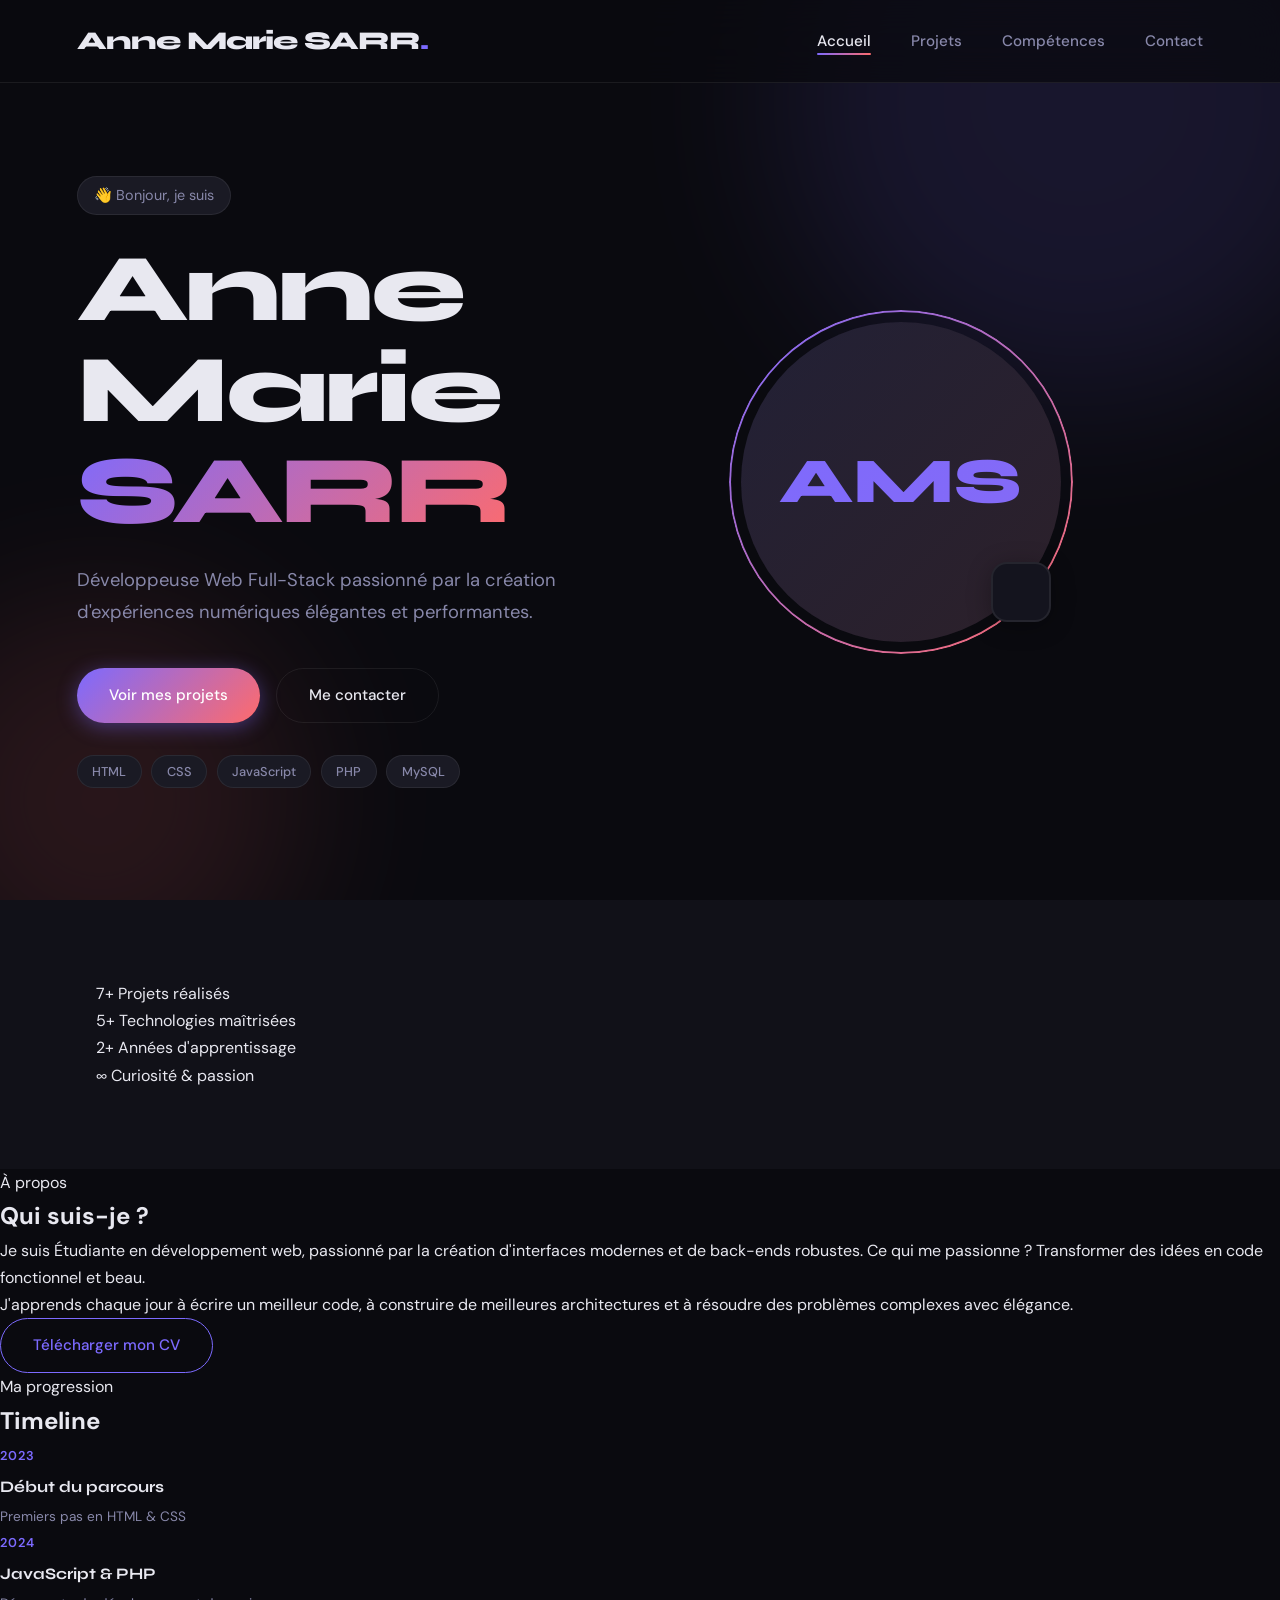
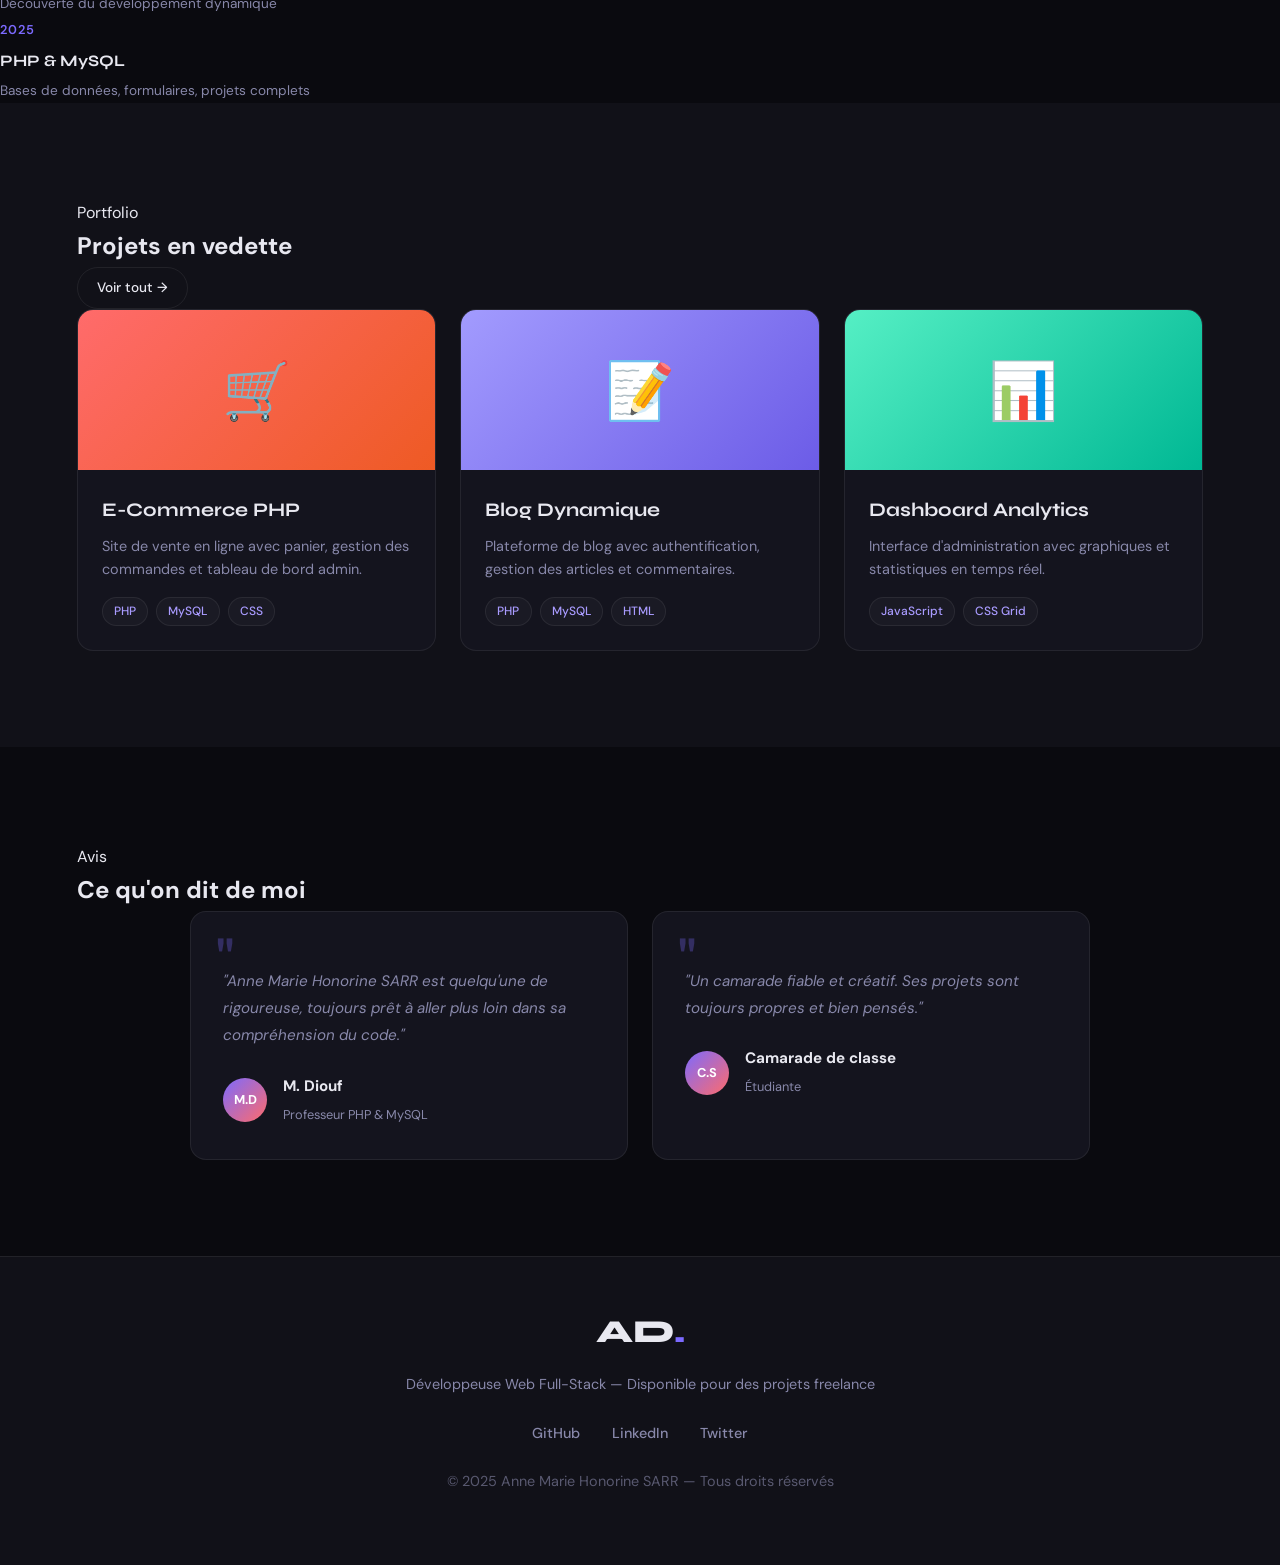
<file: index.html>
<!DOCTYPE html>
<html lang="fr">

<head>
    <meta charset="UTF-8" />
    <meta name="viewport" content="width=device-width, initial-scale=1.0" />
    <title>Anne Marie  SARR— Développeuse Web</title>
    <link rel="preconnect" href="https://fonts.googleapis.com">
    <link
        href="https://fonts.googleapis.com/css2?family=Syne:wght@400;600;700;800&family=DM+Sans:ital,wght@0,300;0,400;0,500;1,300&display=swap"
        rel="stylesheet">
    <link rel="stylesheet" href="css/style.css" />
</head>

<body>

   
    <nav class="navbar">
        <div class="nav-logo">Anne Marie SARR<span class="dot">.</span></div>
        <ul class="nav-links">
            <li><a href="index.html" class="active">Accueil</a></li>
            <li><a href="pages/projets.html">Projets</a></li>
            <li><a href="pages/competences.html">Compétences</a></li>
            <li><a href="pages/contact.html">Contact</a></li>
        </ul>
    </nav>

   
    <section class="hero">
        <div class="hero-bg-shapes">
            <div class="shape shape-1"></div>
            <div class="shape shape-2"></div>
        </div>
        <div class="hero-content">
            <span class="hero-tag">👋 Bonjour, je suis</span>
            <h1 class="hero-title">Anne Marie<br><span class="highlight">SARR</span></h1>
            <p class="hero-sub">Développeuse Web Full-Stack passionné par la création d'expériences numériques élégantes
                et performantes.</p>
            <div class="hero-cta">
                <a href="pages/projets.html" class="btn btn-primary">Voir mes projets</a>
                <a href="pages/contact.html" class="btn btn-ghost">Me contacter</a>
            </div>
            <div class="hero-badges">
                <span class="badge">HTML</span>
                <span class="badge">CSS</span>
                <span class="badge">JavaScript</span>
                <span class="badge">PHP</span>
                <span class="badge">MySQL</span>
            </div>
        </div>
        <div class="hero-image">
            <div class="avatar-wrapper">
                <div class="avatar-ring"></div>
                <div class="avatar-placeholder">
                    <span>AMS</span>
                </div>
                <div class="avatar-badge"></div>
            </div>
        </div>
    </section>


    <section class="stats">
        <div class="stats-grid">
            <div class="stat-card">
                <span class="stat-number">7+</span>
                <span class="stat-label">Projets réalisés</span>
            </div>
            <div class="stat-card">
                <span class="stat-number">5+</span>
                <span class="stat-label">Technologies maîtrisées</span>
            </div>
            <div class="stat-card">
                <span class="stat-number">2+</span>
                <span class="stat-label">Années d'apprentissage</span>
            </div>
            <div class="stat-card">
                <span class="stat-number">∞</span>
                <span class="stat-label">Curiosité & passion</span>
            </div>
        </div>
    </section>

    
    <section class="about">
        <div class="about-text">
            <span class="section-tag">À propos</span>
            <h2 class="section-title">Qui suis-je ?</h2>
            <p>Je suis Étudiante en développement web, passionné par la création d'interfaces modernes et de back-ends
                robustes. Ce qui me passionne ? Transformer des idées en code fonctionnel et beau.</p>
            <p>J'apprends chaque jour à écrire un meilleur code, à construire de meilleures architectures et à résoudre
                des problèmes complexes avec élégance.</p>
            <a href="#" class="btn btn-outline">Télécharger mon CV</a>
        </div>
        <div class="about-timeline">
            <span class="section-tag">Ma progression</span>
            <h2 class="section-title">Timeline</h2>
            <div class="timeline">
                <div class="timeline-item">
                    <div class="timeline-dot"></div>
                    <div class="timeline-content">
                        <span class="timeline-date">2023</span>
                        <h4>Début du parcours</h4>
                        <p>Premiers pas en HTML &amp; CSS</p>
                    </div>
                </div>
                <div class="timeline-item">
                    <div class="timeline-dot"></div>
                    <div class="timeline-content">
                        <span class="timeline-date">2024</span>
                        <h4>JavaScript &amp; PHP</h4>
                        <p>Découverte du développement dynamique</p>
                    </div>
                </div>
                <div class="timeline-item">
                    <div class="timeline-dot"></div>
                    <div class="timeline-content">
                        <span class="timeline-date">2025</span>
                        <h4>PHP &amp; MySQL</h4>
                        <p>Bases de données, formulaires, projets complets</p>
                    </div>
                </div>
            </div>
        </div>
    </section>


    <section class="featured-projects">
        <div class="section-header">
            <div>
                <span class="section-tag">Portfolio</span>
                <h2 class="section-title">Projets en vedette</h2>
            </div>
            <a href="pages/projets.html" class="btn btn-ghost btn-sm">Voir tout →</a>
        </div>
        <div class="projects-grid">

            <div class="project-card">
                <div class="project-img" style="background: linear-gradient(135deg, #ff6b6b, #ee5a24);">
                    <span class="project-icon">🛒</span>
                </div>
                <div class="project-info">
                    <h3>E-Commerce PHP</h3>
                    <p>Site de vente en ligne avec panier, gestion des commandes et tableau de bord admin.</p>
                    <div class="project-tags">
                        <span>PHP</span><span>MySQL</span><span>CSS</span>
                    </div>
                </div>
            </div>

            <div class="project-card">
                <div class="project-img" style="background: linear-gradient(135deg, #a29bfe, #6c5ce7);">
                    <span class="project-icon">📝</span>
                </div>
                <div class="project-info">
                    <h3>Blog Dynamique</h3>
                    <p>Plateforme de blog avec authentification, gestion des articles et commentaires.</p>
                    <div class="project-tags">
                        <span>PHP</span><span>MySQL</span><span>HTML</span>
                    </div>
                </div>
            </div>

            <div class="project-card">
                <div class="project-img" style="background: linear-gradient(135deg, #55efc4, #00b894);">
                    <span class="project-icon">📊</span>
                </div>
                <div class="project-info">
                    <h3>Dashboard Analytics</h3>
                    <p>Interface d'administration avec graphiques et statistiques en temps réel.</p>
                    <div class="project-tags">
                        <span>JavaScript</span><span>CSS Grid</span>
                    </div>
                </div>
            </div>

        </div>
    </section>


    <section class="testimonials">
        <div class="section-header">
            <div>
                <span class="section-tag">Avis</span>
                <h2 class="section-title">Ce qu'on dit de moi</h2>
            </div>
        </div>
        <div class="testimonials-grid">
            <div class="testimonial-card">
                <p>"Anne Marie Honorine SARR est quelqu'une de rigoureuse, toujours prêt à aller plus loin dans sa
                    compréhension du code."</p>
                <div class="testimonial-author">
                    <div class="author-avatar">M.D</div>
                    <div>
                        <strong>M. Diouf</strong>
                        <span>Professeur PHP &amp; MySQL</span>
                    </div>
                </div>
            </div>
            <div class="testimonial-card">
                <p>"Un camarade fiable et créatif. Ses projets sont toujours propres et bien pensés."</p>
                <div class="testimonial-author">
                    <div class="author-avatar">C.S</div>
                    <div>
                        <strong>Camarade de classe</strong>
                        <span>Étudiante</span>
                    </div>
                </div>
            </div>
        </div>
    </section>

    <!-- ===== FOOTER ===== -->
    <footer class="footer">
        <div class="footer-content">
            <div class="footer-logo">AD<span class="dot">.</span></div>
            <p>Développeuse Web Full-Stack — Disponible pour des projets freelance</p>
            <div class="footer-links">
                <a href="#">GitHub</a>
                <a href="#">LinkedIn</a>
                <a href="#">Twitter</a>
            </div>
            <p class="footer-copy">© 2025 Anne Marie Honorine SARR — Tous droits réservés</p>
        </div>
    </footer>

</body>

</html>
</file>
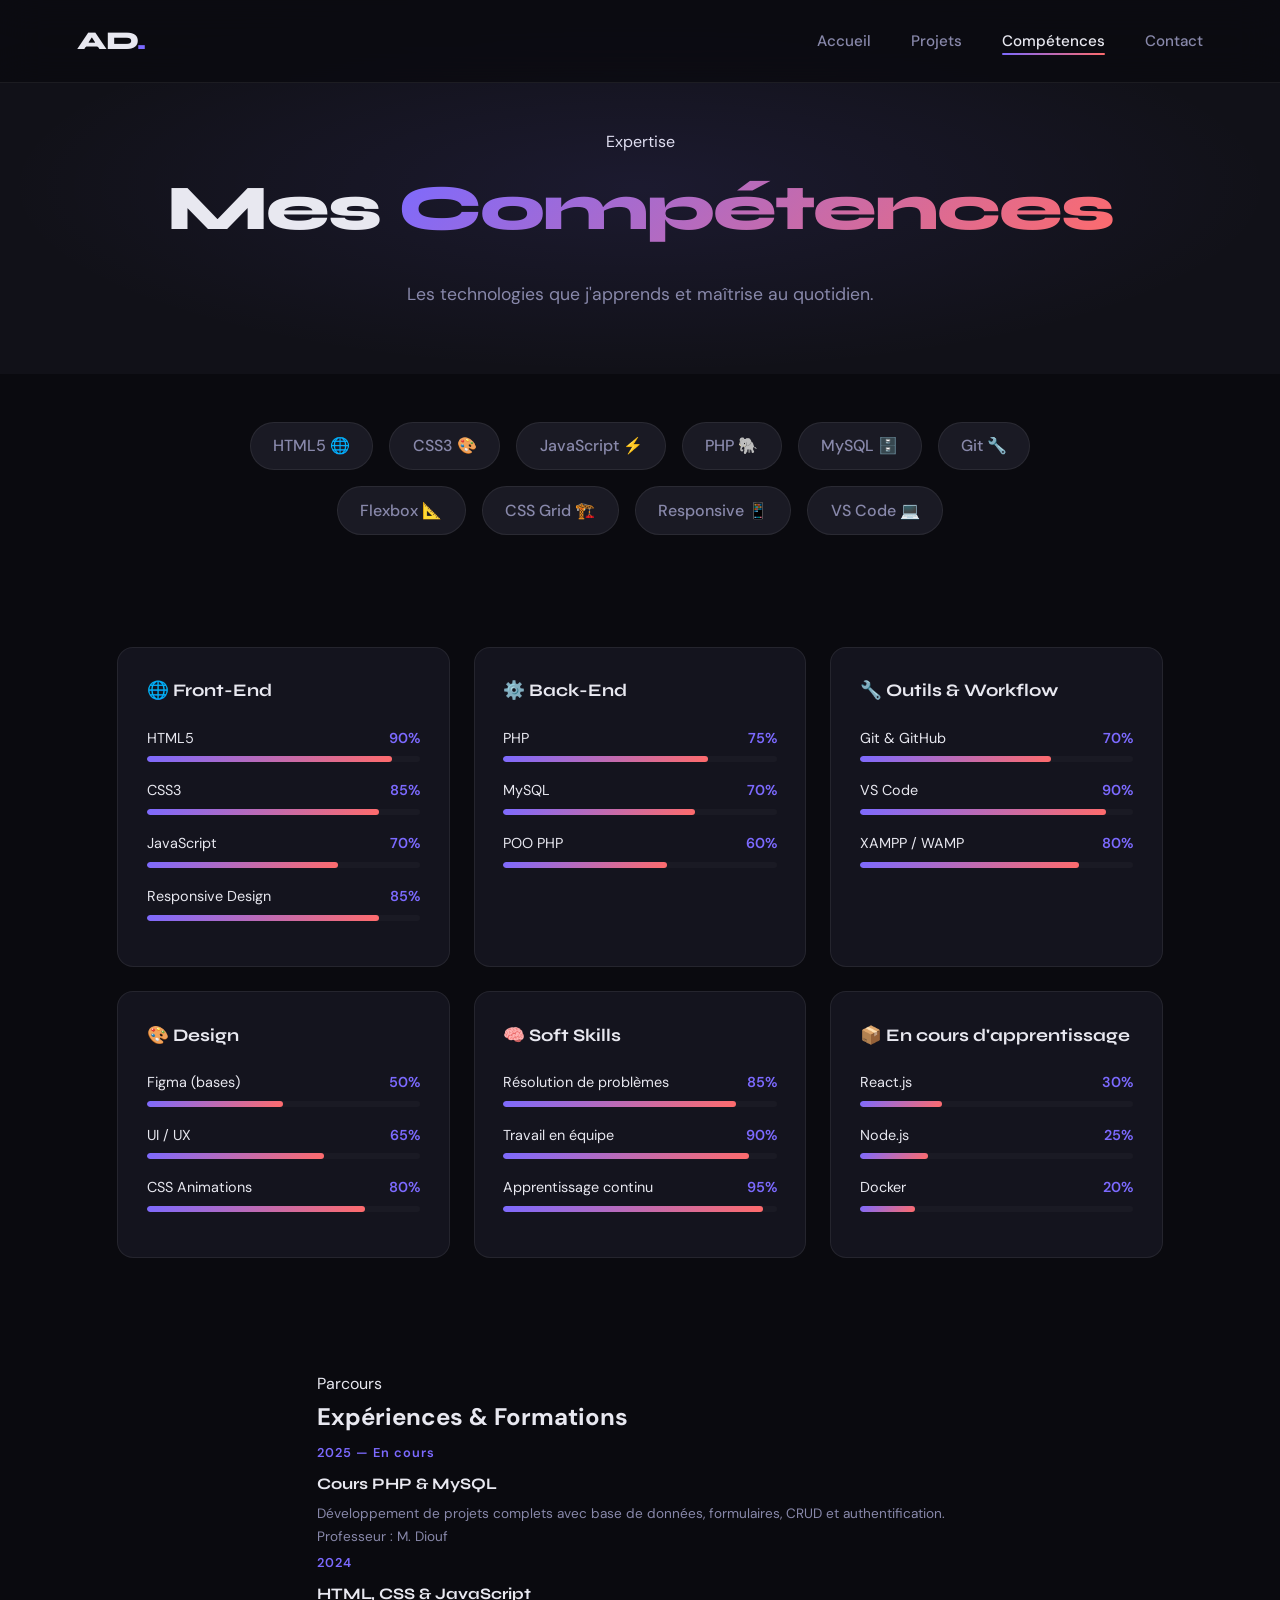
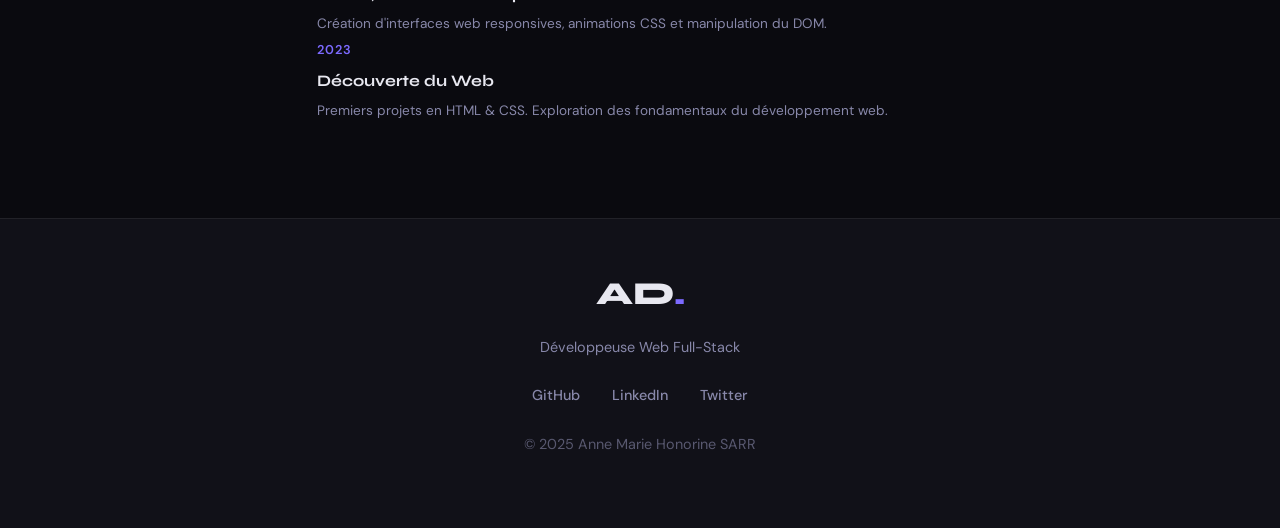
<file: pages/competences.html>
<!DOCTYPE html>
<html lang="fr">
<head>
  <meta charset="UTF-8" />
  <meta name="viewport" content="width=device-width, initial-scale=1.0" />
  <title>Compétences — Anne Marie Honorine SARR</title>
  <link rel="preconnect" href="https://fonts.googleapis.com">
  <link href="https://fonts.googleapis.com/css2?family=Syne:wght@400;600;700;800&family=DM+Sans:ital,wght@0,300;0,400;0,500;1,300&display=swap" rel="stylesheet">
  <link rel="stylesheet" href="../css/style.css" />
</head>
<body>

  <nav class="navbar">
    <div class="nav-logo">AD<span class="dot">.</span></div>
    <ul class="nav-links">
      <li><a href="../index.html">Accueil</a></li>
      <li><a href="projets.html">Projets</a></li>
      <li><a href="competences.html" class="active">Compétences</a></li>
      <li><a href="contact.html">Contact</a></li>
    </ul>
  </nav>

  <!-- PAGE HERO -->
  <section class="page-hero">
    <span class="section-tag">Expertise</span>
    <h1>Mes <span class="highlight">Compétences</span></h1>
    <p>Les technologies que j'apprends et maîtrise au quotidien.</p>
  </section>

  <!-- BADGES TECH -->
  <section style="padding: 3rem 6%; text-align: center;">
    <div style="display: flex; flex-wrap: wrap; justify-content: center; gap: 1rem; max-width: 800px; margin: 0 auto;">
      <span class="badge" style="font-size: 1rem; padding: 0.6rem 1.4rem;">HTML5 🌐</span>
      <span class="badge" style="font-size: 1rem; padding: 0.6rem 1.4rem;">CSS3 🎨</span>
      <span class="badge" style="font-size: 1rem; padding: 0.6rem 1.4rem;">JavaScript ⚡</span>
      <span class="badge" style="font-size: 1rem; padding: 0.6rem 1.4rem;">PHP 🐘</span>
      <span class="badge" style="font-size: 1rem; padding: 0.6rem 1.4rem;">MySQL 🗄️</span>
      <span class="badge" style="font-size: 1rem; padding: 0.6rem 1.4rem;">Git 🔧</span>
      <span class="badge" style="font-size: 1rem; padding: 0.6rem 1.4rem;">Flexbox 📐</span>
      <span class="badge" style="font-size: 1rem; padding: 0.6rem 1.4rem;">CSS Grid 🏗️</span>
      <span class="badge" style="font-size: 1rem; padding: 0.6rem 1.4rem;">Responsive 📱</span>
      <span class="badge" style="font-size: 1rem; padding: 0.6rem 1.4rem;">VS Code 💻</span>
    </div>
  </section>

  <!-- BARRES DE COMPÉTENCES -->
  <section class="skills-grid">

    <div class="skill-category">
      <h3>🌐 Front-End</h3>
      <div class="skill-item">
        <div class="skill-item-header"><span>HTML5</span><span>90%</span></div>
        <div class="skill-bar"><div class="skill-fill" style="width: 90%;"></div></div>
      </div>
      <div class="skill-item">
        <div class="skill-item-header"><span>CSS3</span><span>85%</span></div>
        <div class="skill-bar"><div class="skill-fill" style="width: 85%;"></div></div>
      </div>
      <div class="skill-item">
        <div class="skill-item-header"><span>JavaScript</span><span>70%</span></div>
        <div class="skill-bar"><div class="skill-fill" style="width: 70%;"></div></div>
      </div>
      <div class="skill-item">
        <div class="skill-item-header"><span>Responsive Design</span><span>85%</span></div>
        <div class="skill-bar"><div class="skill-fill" style="width: 85%;"></div></div>
      </div>
    </div>

    <div class="skill-category">
      <h3>⚙️ Back-End</h3>
      <div class="skill-item">
        <div class="skill-item-header"><span>PHP</span><span>75%</span></div>
        <div class="skill-bar"><div class="skill-fill" style="width: 75%;"></div></div>
      </div>
      <div class="skill-item">
        <div class="skill-item-header"><span>MySQL</span><span>70%</span></div>
        <div class="skill-bar"><div class="skill-fill" style="width: 70%;"></div></div>
      </div>
      <div class="skill-item">
        <div class="skill-item-header"><span>POO PHP</span><span>60%</span></div>
        <div class="skill-bar"><div class="skill-fill" style="width: 60%;"></div></div>
      </div>
    </div>

    <div class="skill-category">
      <h3>🔧 Outils & Workflow</h3>
      <div class="skill-item">
        <div class="skill-item-header"><span>Git & GitHub</span><span>70%</span></div>
        <div class="skill-bar"><div class="skill-fill" style="width: 70%;"></div></div>
      </div>
      <div class="skill-item">
        <div class="skill-item-header"><span>VS Code</span><span>90%</span></div>
        <div class="skill-bar"><div class="skill-fill" style="width: 90%;"></div></div>
      </div>
      <div class="skill-item">
        <div class="skill-item-header"><span>XAMPP / WAMP</span><span>80%</span></div>
        <div class="skill-bar"><div class="skill-fill" style="width: 80%;"></div></div>
      </div>
    </div>

    <div class="skill-category">
      <h3>🎨 Design</h3>
      <div class="skill-item">
        <div class="skill-item-header"><span>Figma (bases)</span><span>50%</span></div>
        <div class="skill-bar"><div class="skill-fill" style="width: 50%;"></div></div>
      </div>
      <div class="skill-item">
        <div class="skill-item-header"><span>UI / UX</span><span>65%</span></div>
        <div class="skill-bar"><div class="skill-fill" style="width: 65%;"></div></div>
      </div>
      <div class="skill-item">
        <div class="skill-item-header"><span>CSS Animations</span><span>80%</span></div>
        <div class="skill-bar"><div class="skill-fill" style="width: 80%;"></div></div>
      </div>
    </div>

    <div class="skill-category">
      <h3>🧠 Soft Skills</h3>
      <div class="skill-item">
        <div class="skill-item-header"><span>Résolution de problèmes</span><span>85%</span></div>
        <div class="skill-bar"><div class="skill-fill" style="width: 85%;"></div></div>
      </div>
      <div class="skill-item">
        <div class="skill-item-header"><span>Travail en équipe</span><span>90%</span></div>
        <div class="skill-bar"><div class="skill-fill" style="width: 90%;"></div></div>
      </div>
      <div class="skill-item">
        <div class="skill-item-header"><span>Apprentissage continu</span><span>95%</span></div>
        <div class="skill-bar"><div class="skill-fill" style="width: 95%;"></div></div>
      </div>
    </div>

    <div class="skill-category">
      <h3>📦 En cours d'apprentissage</h3>
      <div class="skill-item">
        <div class="skill-item-header"><span>React.js</span><span>30%</span></div>
        <div class="skill-bar"><div class="skill-fill" style="width: 30%;"></div></div>
      </div>
      <div class="skill-item">
        <div class="skill-item-header"><span>Node.js</span><span>25%</span></div>
        <div class="skill-bar"><div class="skill-fill" style="width: 25%;"></div></div>
      </div>
      <div class="skill-item">
        <div class="skill-item-header"><span>Docker</span><span>20%</span></div>
        <div class="skill-bar"><div class="skill-fill" style="width: 20%;"></div></div>
      </div>
    </div>

  </section>

  <!-- EXPÉRIENCES -->
  <section class="experiences">
    <span class="section-tag">Parcours</span>
    <h2 class="section-title">Expériences & Formations</h2>
    <div class="timeline">
      <div class="timeline-item">
        <div class="timeline-dot"></div>
        <div class="timeline-content">
          <span class="timeline-date">2025 — En cours</span>
          <h4>Cours PHP &amp; MySQL</h4>
          <p>Développement de projets complets avec base de données, formulaires, CRUD et authentification. Professeur : M. Diouf</p>
        </div>
      </div>
      <div class="timeline-item">
        <div class="timeline-dot"></div>
        <div class="timeline-content">
          <span class="timeline-date">2024</span>
          <h4>HTML, CSS &amp; JavaScript</h4>
          <p>Création d'interfaces web responsives, animations CSS et manipulation du DOM.</p>
        </div>
      </div>
      <div class="timeline-item">
        <div class="timeline-dot"></div>
        <div class="timeline-content">
          <span class="timeline-date">2023</span>
          <h4>Découverte du Web</h4>
          <p>Premiers projets en HTML &amp; CSS. Exploration des fondamentaux du développement web.</p>
        </div>
      </div>
    </div>
  </section>

  <footer class="footer">
    <div class="footer-content">
      <div class="footer-logo">AD<span class="dot">.</span></div>
      <p>Développeuse Web Full-Stack</p>
      <div class="footer-links">
        <a href="#">GitHub</a>
        <a href="#">LinkedIn</a>
        <a href="#">Twitter</a>
      </div>
      <p class="footer-copy">© 2025 Anne Marie Honorine SARR</p>
    </div>
  </footer>

</body>
</html>
</file>
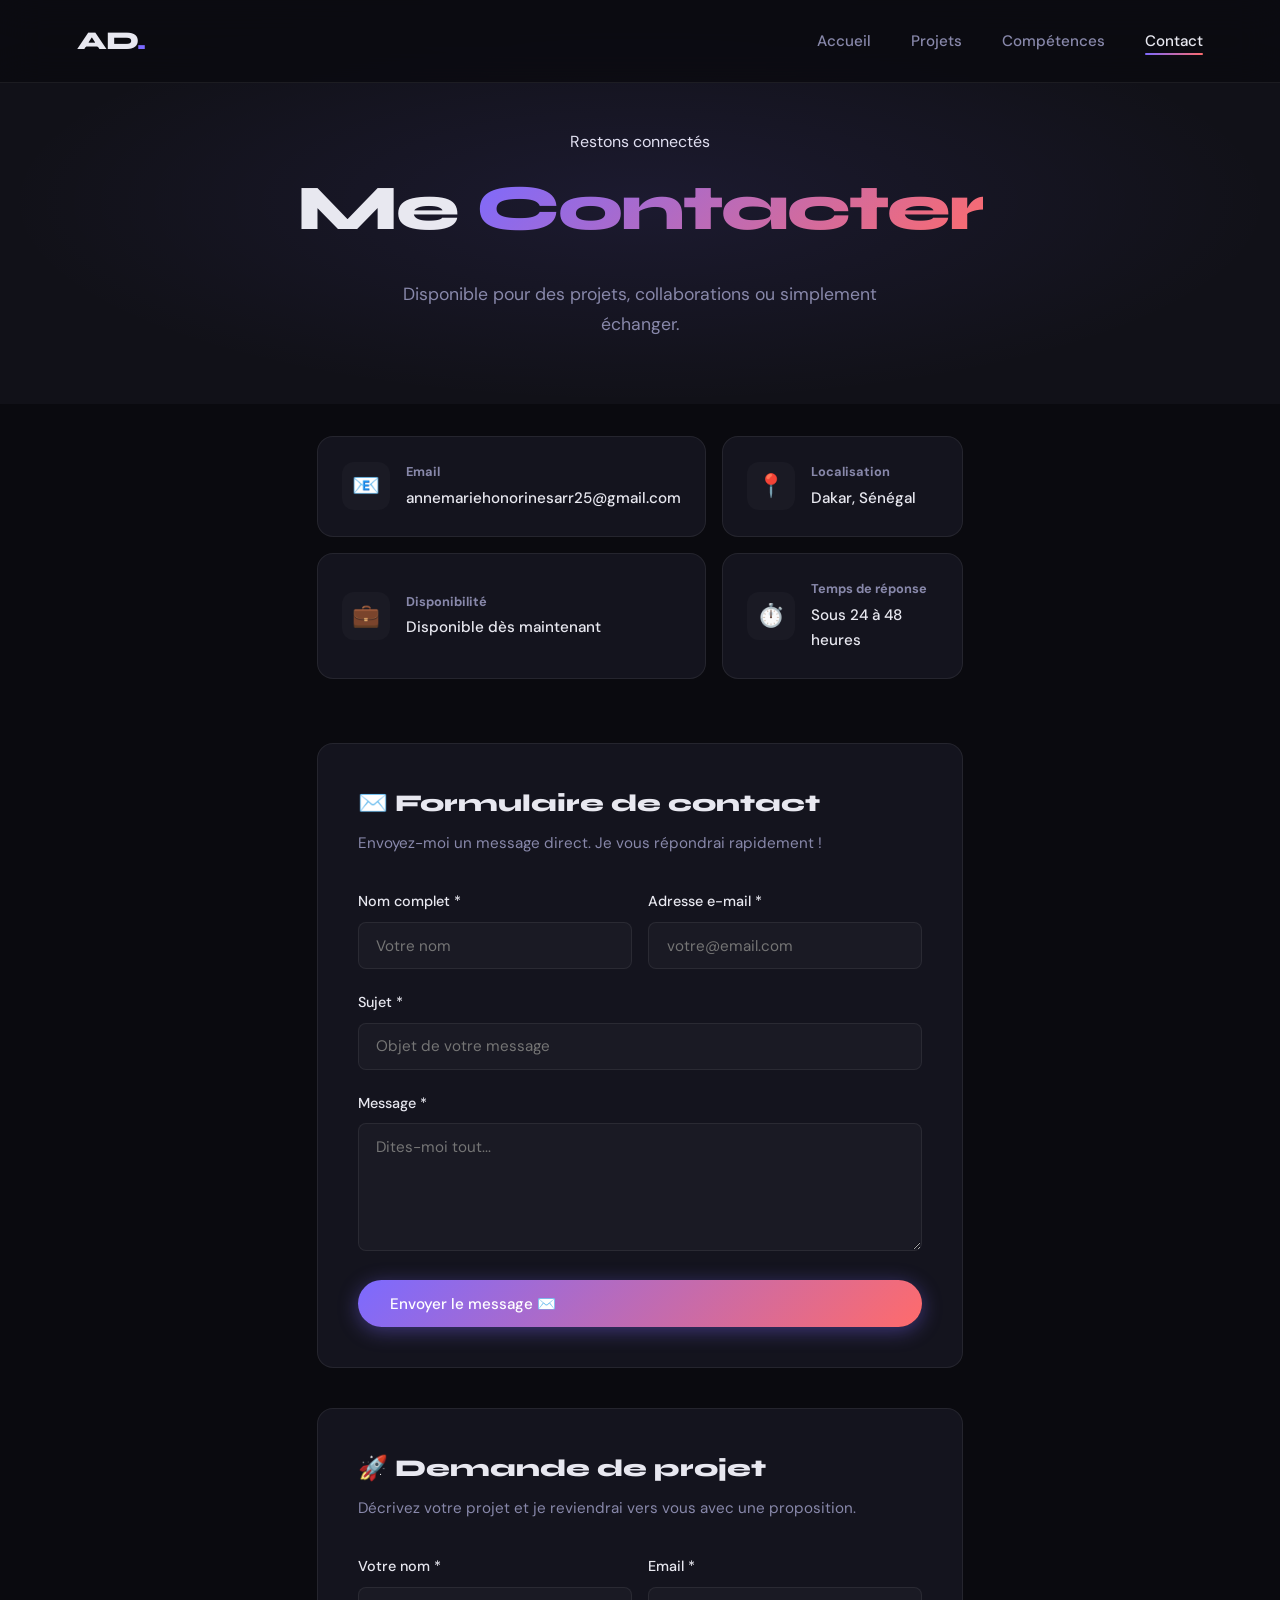
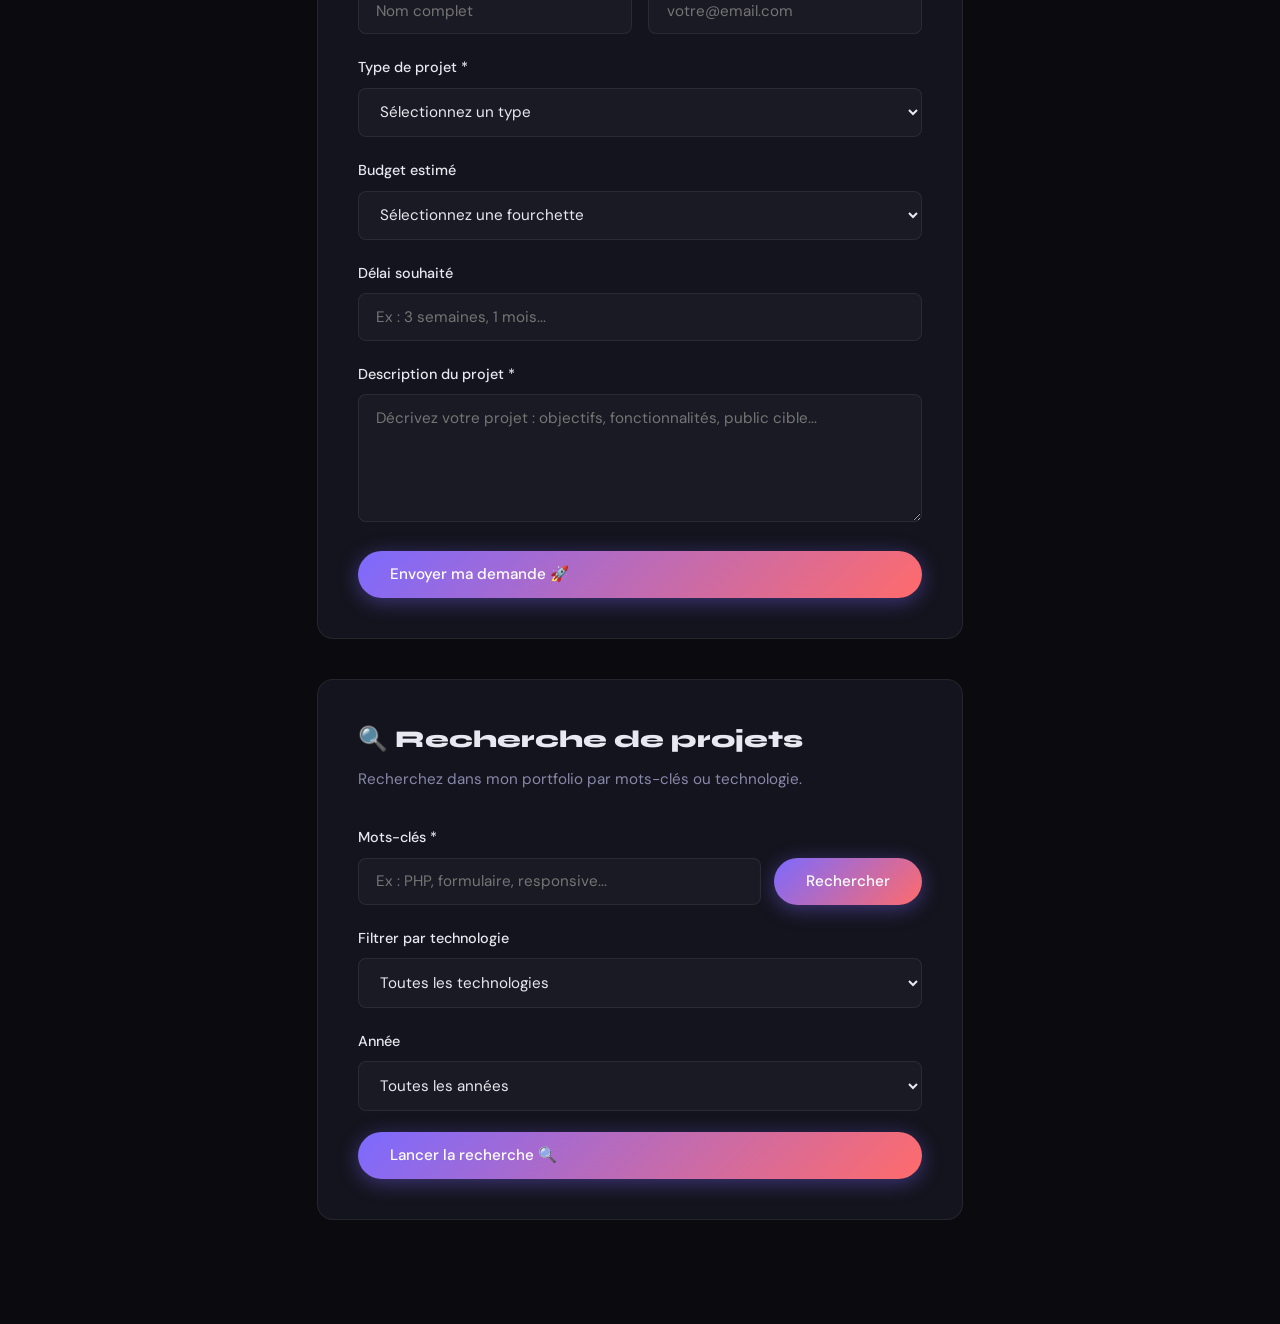
<file: pages/contact.html>
<!DOCTYPE html>
<html lang="fr">
<head>
  <meta charset="UTF-8" />
  <meta name="viewport" content="width=device-width, initial-scale=1.0" />
  <title>Contact — Anne Marie Honorine SARR</title>
  <link rel="preconnect" href="https://fonts.googleapis.com">
  <link href="https://fonts.googleapis.com/css2?family=Syne:wght@400;600;700;800&family=DM+Sans:ital,wght@0,300;0,400;0,500;1,300&display=swap" rel="stylesheet">
  <link rel="stylesheet" href="../css/style.css" />
</head>
<body>

  <nav class="navbar">
    <div class="nav-logo">AD<span class="dot">.</span></div>
    <ul class="nav-links">
      <li><a href="../index.html">Accueil</a></li>
      <li><a href="projets.html">Projets</a></li>
      <li><a href="competences.html">Compétences</a></li>
      <li><a href="contact.html" class="active">Contact</a></li>
    </ul>
  </nav>

 
  <section class="page-hero">
    <span class="section-tag">Restons connectés</span>
    <h1>Me <span class="highlight">Contacter</span></h1>
    <p>Disponible pour des projets, collaborations ou simplement échanger.</p>
  </section>


  <div class="contact-info-grid">
    <div class="contact-card">
      <div class="contact-icon">📧</div>
      <div>
        <h4>Email</h4>
        <p>annemariehonorinesarr25@gmail.com</p>
      </div>
    </div>
    <div class="contact-card">
      <div class="contact-icon">📍</div>
      <div>
        <h4>Localisation</h4>
        <p>Dakar, Sénégal</p>
      </div>
    </div>
    <div class="contact-card">
      <div class="contact-icon">💼</div>
      <div>
        <h4>Disponibilité</h4>
        <p>Disponible dès maintenant</p>
      </div>
    </div>
    <div class="contact-card">
      <div class="contact-icon">⏱️</div>
      <div>
        <h4>Temps de réponse</h4>
        <p>Sous 24 à 48 heures</p>
      </div>
    </div>
  </div>

  
  <section class="forms-wrapper">

    
    <div class="form-block">
      <h3 class="form-block-title">✉️ Formulaire de contact</h3>
      <p class="form-block-sub">Envoyez-moi un message direct. Je vous répondrai rapidement !</p>

      <form method="POST" action="contact.php">
        <input type="hidden" name="type" value="contact" />
        <div class="form-row">
          <div class="form-group">
            <label for="c-nom">Nom complet *</label>
            <input type="text" id="c-nom" name="nom" placeholder="Votre nom" required />
          </div>
          <div class="form-group">
            <label for="c-email">Adresse e-mail *</label>
            <input type="email" id="c-email" name="email" placeholder="votre@email.com" required />
          </div>
        </div>
        <div class="form-group">
          <label for="c-sujet">Sujet *</label>
          <input type="text" id="c-sujet" name="sujet" placeholder="Objet de votre message" required />
        </div>
        <div class="form-group">
          <label for="c-message">Message *</label>
          <textarea id="c-message" name="message" rows="5" placeholder="Dites-moi tout..." required></textarea>
        </div>
        <button type="submit" class="btn btn-primary form-submit">Envoyer le message ✉️</button>
      </form>
    </div>

    
    <div class="form-block">
      <h3 class="form-block-title">🚀 Demande de projet</h3>
      <p class="form-block-sub">Décrivez votre projet et je reviendrai vers vous avec une proposition.</p>

      <form method="POST" action="contact.php">
        <input type="hidden" name="type" value="projet" />
        <div class="form-row">
          <div class="form-group">
            <label for="p-nom">Votre nom *</label>
            <input type="text" id="p-nom" name="nom" placeholder="Nom complet" required />
          </div>
          <div class="form-group">
            <label for="p-email">Email *</label>
            <input type="email" id="p-email" name="email" placeholder="votre@email.com" required />
          </div>
        </div>
        <div class="form-group">
          <label for="p-type">Type de projet *</label>
          <select id="p-type" name="type_projet" required>
            <option value="" disabled selected>Sélectionnez un type</option>
            <option value="site-vitrine">Site vitrine</option>
            <option value="e-commerce">E-Commerce</option>
            <option value="blog">Blog / CMS</option>
            <option value="application">Application web</option>
            <option value="autre">Autre</option>
          </select>
        </div>
        <div class="form-group">
          <label for="p-budget">Budget estimé</label>
          <select id="p-budget" name="budget">
            <option value="" disabled selected>Sélectionnez une fourchette</option>
            <option value="petit">Moins de 100 000 FCFA</option>
            <option value="moyen">100 000 – 300 000 FCFA</option>
            <option value="grand">Plus de 300 000 FCFA</option>
            <option value="discuter">À discuter</option>
          </select>
        </div>
        <div class="form-group">
          <label for="p-delai">Délai souhaité</label>
          <input type="text" id="p-delai" name="delai" placeholder="Ex : 3 semaines, 1 mois..." />
        </div>
        <div class="form-group">
          <label for="p-description">Description du projet *</label>
          <textarea id="p-description" name="description" rows="5"
            placeholder="Décrivez votre projet : objectifs, fonctionnalités, public cible..." required></textarea>
        </div>
        <button type="submit" class="btn btn-primary form-submit">Envoyer ma demande 🚀</button>
      </form>
    </div>

    
    <div class="form-block">
      <h3 class="form-block-title">🔍 Recherche de projets</h3>
      <p class="form-block-sub">Recherchez dans mon portfolio par mots-clés ou technologie.</p>

      <form method="GET" action="projets.html">
        <div class="form-group">
          <label for="s-keyword">Mots-clés *</label>
          <div class="search-row">
            <input type="search" id="s-keyword" name="q" placeholder="Ex : PHP, formulaire, responsive..." />
            <button type="submit" class="btn btn-primary">Rechercher</button>
          </div>
        </div>
        <div class="form-group">
          <label for="s-tech">Filtrer par technologie</label>
          <select id="s-tech" name="tech">
            <option value="">Toutes les technologies</option>
            <option value="html">HTML</option>
            <option value="css">CSS</option>
            <option value="javascript">JavaScript</option>
            <option value="php">PHP</option>
            <option value="mysql">MySQL</option>
          </select>
        </div>
        <div class="form-group">
          <label for="s-annee">Année</label>
          <select id="s-annee" name="annee">
            <option value="">Toutes les années</option>
            <option value="2025">2025</option>
            <option value="2024">2024</option>
            <option value="2023">2023</option>
          </select>
        </div>
        <button type="submit" class="btn btn-primary form-submit">Lancer la recherche 🔍</button>
      </form>
</file>
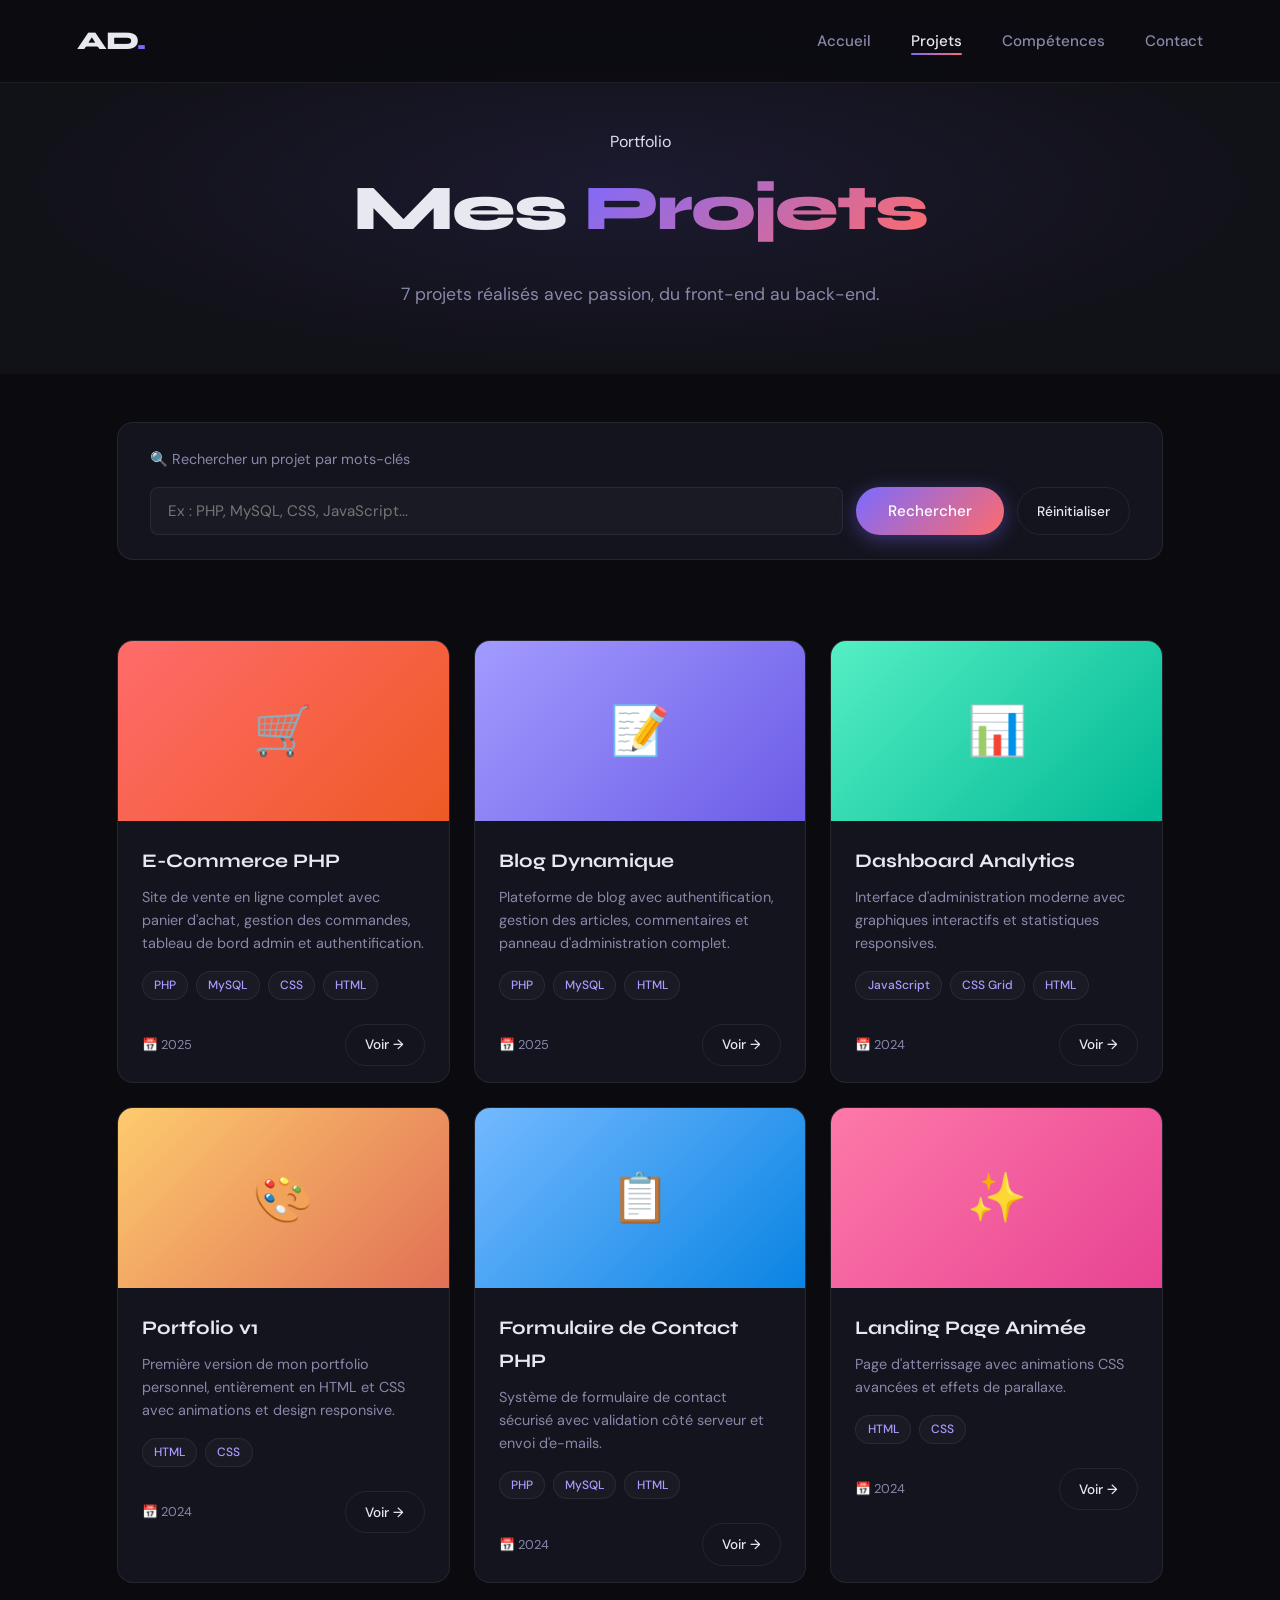
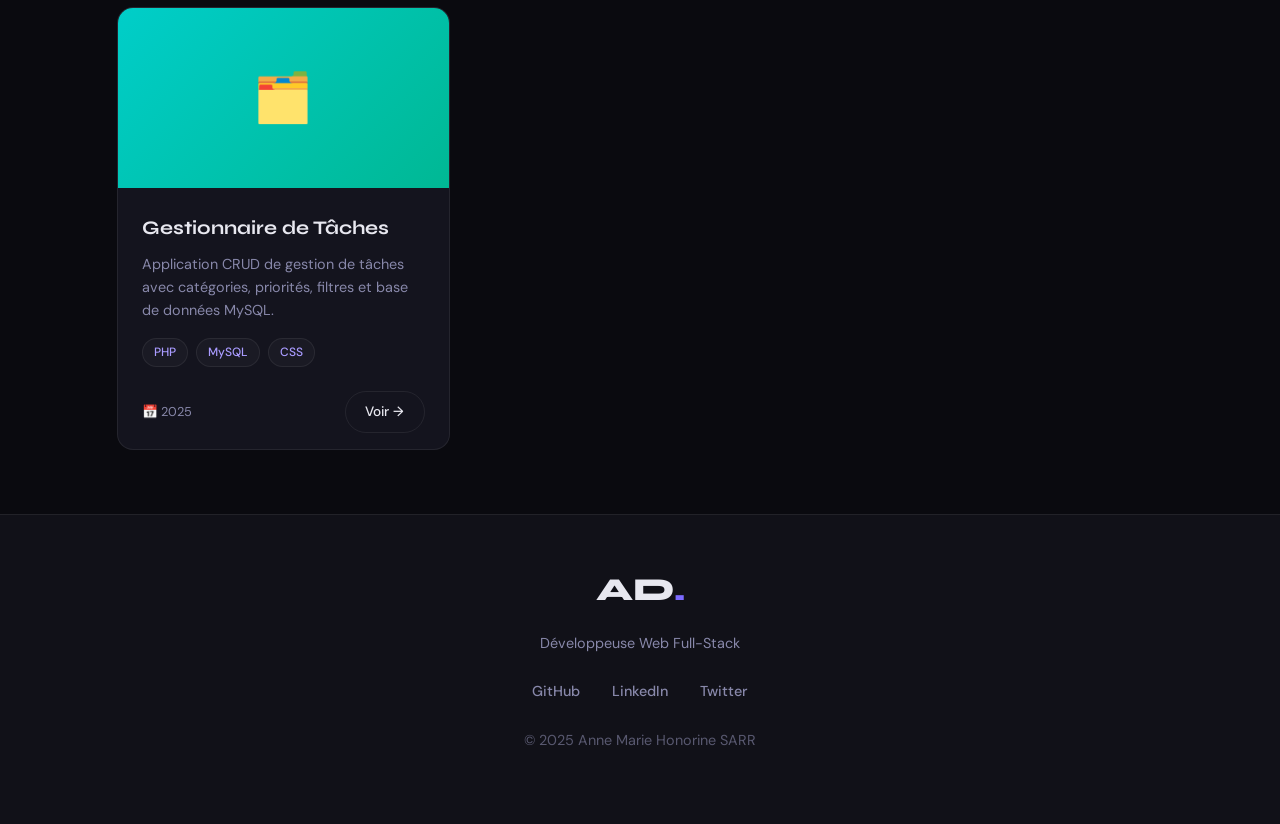
<file: pages/projets.html>
<!DOCTYPE html>
<html lang="fr">

<head>
    <meta charset="UTF-8" />
    <meta name="viewport" content="width=device-width, initial-scale=1.0" />
    <title>Projets — Anne Marie Honorine SARR</title>
    <link rel="preconnect" href="https://fonts.googleapis.com">
    <link
        href="https://fonts.googleapis.com/css2?family=Syne:wght@400;600;700;800&family=DM+Sans:ital,wght@0,300;0,400;0,500;1,300&display=swap"
        rel="stylesheet">
    <link rel="stylesheet" href="../css/style.css" />
</head>

<body>

    <nav class="navbar">
        <div class="nav-logo">AD<span class="dot">.</span></div>
        <ul class="nav-links">
            <li><a href="../index.html">Accueil</a></li>
            <li><a href="projets.html" class="active">Projets</a></li>
            <li><a href="competences.html">Compétences</a></li>
            <li><a href="contact.html">Contact</a></li>
        </ul>
    </nav>

    <!-- PAGE HERO -->
    <section class="page-hero">
        <span class="section-tag">Portfolio</span>
        <h1>Mes <span class="highlight">Projets</span></h1>
        <p>7 projets réalisés avec passion, du front-end au back-end.</p>
    </section>

   
    <section style="padding: 3rem 6% 1rem; max-width: 1200px; margin: 0 auto;">
        <div
            style="background: var(--card); border: 1px solid var(--border); border-radius: var(--radius); padding: 1.5rem 2rem;">
            <p style="color: var(--muted); font-size: 0.9rem; margin-bottom: 1rem;">🔍 Rechercher un projet par
                mots-clés</p>
            <form method="GET" action="projets.html">
                <div class="search-row">
                    <div class="form-group" style="margin:0; flex:1;">
                        <input type="search" name="q" placeholder="Ex : PHP, MySQL, CSS, JavaScript..."
                            aria-label="Rechercher un projet" />
                    </div>
                    <button type="submit" class="btn btn-primary">Rechercher</button>
                    <a href="projets.html" class="btn btn-ghost btn-sm">Réinitialiser</a>
                </div>
            </form>
        </div>
    </section>

   
    <section class="projects-full">
        <div class="all-projects-grid">

            <div class="project-card-full">
                <div class="project-img" style="background: linear-gradient(135deg,#ff6b6b,#ee5a24);">
                    <span style="font-size:3rem;">🛒</span>
                </div>
                <div class="project-info">
                    <h3>E-Commerce PHP</h3>
                    <p>Site de vente en ligne complet avec panier d'achat, gestion des commandes, tableau de bord admin
                        et authentification.</p>
                    <div class="project-tags">
                        <span>PHP</span><span>MySQL</span><span>CSS</span><span>HTML</span>
                    </div>
                </div>
                <div class="project-meta">
                    <span>📅 2025</span>
                    <a href="#" class="btn btn-ghost btn-sm">Voir →</a>
                </div>
            </div>

            <div class="project-card-full">
                <div class="project-img" style="background: linear-gradient(135deg,#a29bfe,#6c5ce7);">
                    <span style="font-size:3rem;">📝</span>
                </div>
                <div class="project-info">
                    <h3>Blog Dynamique</h3>
                    <p>Plateforme de blog avec authentification, gestion des articles, commentaires et panneau
                        d'administration complet.</p>
                    <div class="project-tags">
                        <span>PHP</span><span>MySQL</span><span>HTML</span>
                    </div>
                </div>
                <div class="project-meta">
                    <span>📅 2025</span>
                    <a href="#" class="btn btn-ghost btn-sm">Voir →</a>
                </div>
            </div>

            <div class="project-card-full">
                <div class="project-img" style="background: linear-gradient(135deg,#55efc4,#00b894);">
                    <span style="font-size:3rem;">📊</span>
                </div>
                <div class="project-info">
                    <h3>Dashboard Analytics</h3>
                    <p>Interface d'administration moderne avec graphiques interactifs et statistiques responsives.</p>
                    <div class="project-tags">
                        <span>JavaScript</span><span>CSS Grid</span><span>HTML</span>
                    </div>
                </div>
                <div class="project-meta">
                    <span>📅 2024</span>
                    <a href="#" class="btn btn-ghost btn-sm">Voir →</a>
                </div>
            </div>

            <div class="project-card-full">
                <div class="project-img" style="background: linear-gradient(135deg,#fdcb6e,#e17055);">
                    <span style="font-size:3rem;">🎨</span>
                </div>
                <div class="project-info">
                    <h3>Portfolio v1</h3>
                    <p>Première version de mon portfolio personnel, entièrement en HTML et CSS avec animations et design
                        responsive.</p>
                    <div class="project-tags">
                        <span>HTML</span><span>CSS</span>
                    </div>
                </div>
                <div class="project-meta">
                    <span>📅 2024</span>
                    <a href="#" class="btn btn-ghost btn-sm">Voir →</a>
                </div>
            </div>

            <div class="project-card-full">
                <div class="project-img" style="background: linear-gradient(135deg,#74b9ff,#0984e3);">
                    <span style="font-size:3rem;">📋</span>
                </div>
                <div class="project-info">
                    <h3>Formulaire de Contact PHP</h3>
                    <p>Système de formulaire de contact sécurisé avec validation côté serveur et envoi d'e-mails.</p>
                    <div class="project-tags">
                        <span>PHP</span><span>MySQL</span><span>HTML</span>
                    </div>
                </div>
                <div class="project-meta">
                    <span>📅 2024</span>
                    <a href="#" class="btn btn-ghost btn-sm">Voir →</a>
                </div>
            </div>

            <div class="project-card-full">
                <div class="project-img" style="background: linear-gradient(135deg,#fd79a8,#e84393);">
                    <span style="font-size:3rem;">✨</span>
                </div>
                <div class="project-info">
                    <h3>Landing Page Animée</h3>
                    <p>Page d'atterrissage avec animations CSS avancées et effets de parallaxe.</p>
                    <div class="project-tags">
                        <span>HTML</span><span>CSS</span>
                    </div>
                </div>
                <div class="project-meta">
                    <span>📅 2024</span>
                    <a href="#" class="btn btn-ghost btn-sm">Voir →</a>
                </div>
            </div>

            <div class="project-card-full">
                <div class="project-img" style="background: linear-gradient(135deg,#00cec9,#00b894);">
                    <span style="font-size:3rem;">🗂️</span>
                </div>
                <div class="project-info">
                    <h3>Gestionnaire de Tâches</h3>
                    <p>Application CRUD de gestion de tâches avec catégories, priorités, filtres et base de données
                        MySQL.</p>
                    <div class="project-tags">
                        <span>PHP</span><span>MySQL</span><span>CSS</span>
                    </div>
                </div>
                <div class="project-meta">
                    <span>📅 2025</span>
                    <a href="#" class="btn btn-ghost btn-sm">Voir →</a>
                </div>
            </div>

        </div>
    </section>

    <footer class="footer">
        <div class="footer-content">
            <div class="footer-logo">AD<span class="dot">.</span></div>
            <p>Développeuse Web Full-Stack</p>
            <div class="footer-links">
                <a href="#">GitHub</a>
                <a href="#">LinkedIn</a>
                <a href="#">Twitter</a>
            </div>
            <p class="footer-copy">© 2025 Anne Marie Honorine SARR</p>
        </div>
    </footer>
</file>
<file: css/style.css>
:root {
  --bg:       #0a0a0f;
  --bg2:      #111118;
  --bg3:      #1a1a24;
  --card:     #14141e;
  --border:   rgba(255,255,255,0.07);
  --text:     #e8e8f0;
  --muted:    #8888aa;
  --primary:  #7c6aff;
  --primary-l:#a99bff;
  --accent:   #ff6b6b;
  --accent2:  #55efc4;
  --grad:     linear-gradient(135deg, #7c6aff, #ff6b6b);
  --radius:   16px;
  --radius-s: 8px;
  --shadow:   0 8px 32px rgba(0,0,0,0.4);
  --shadow-c: 0 4px 24px rgba(0,0,0,0.3);
  --tr:       all 0.3s cubic-bezier(0.4,0,0.2,1);
  --f-title:  'Syne', sans-serif;
  --f-body:   'DM Sans', sans-serif;
}


*, *::before, *::after { box-sizing: border-box; margin: 0; padding: 0; }
html  { scroll-behavior: smooth; }
body  {
  font-family: var(--f-body);
  background: var(--bg);
  color: var(--text);
  line-height: 1.7;
  overflow-x: hidden;
}
a   { text-decoration: none; color: inherit; }
img { max-width: 100%; display: block; }

/* ===== SCROLLBAR ===== */
::-webkit-scrollbar       { width: 6px; }
::-webkit-scrollbar-track { background: var(--bg); }
::-webkit-scrollbar-thumb { background: var(--primary); border-radius: 3px; }


.navbar {
  position: fixed; top: 0; left: 0; right: 0; z-index: 100;
  display: flex; align-items: center; justify-content: space-between;
  padding: 1.2rem 6%;
  background: rgba(10,10,15,0.75);
  backdrop-filter: blur(20px);
  -webkit-backdrop-filter: blur(20px);
  border-bottom: 1px solid var(--border);
}

.nav-logo {
  font-family: var(--f-title);
  font-size: 1.6rem;
  font-weight: 800;
  letter-spacing: -1px;
}
.dot { color: var(--primary); }

.nav-links {
  display: flex; gap: 2.5rem; list-style: none;
}
.nav-links a {
  font-size: 0.95rem; font-weight: 500;
  color: var(--muted);
  position: relative;
  transition: var(--tr);
}
.nav-links a::after {
  content: '';
  position: absolute; bottom: -4px; left: 0;
  width: 0; height: 2px;
  background: var(--grad);
  border-radius: 2px;
  transition: width 0.3s ease;
}
.nav-links a:hover,
.nav-links a.active          { color: var(--text); }
.nav-links a:hover::after,
.nav-links a.active::after   { width: 100%; }


.btn {
  display: inline-flex; align-items: center; gap: 0.5rem;
  padding: 0.85rem 2rem;
  border-radius: 50px;
  font-family: var(--f-body); font-weight: 500; font-size: 0.95rem;
  border: none; cursor: pointer;
  transition: var(--tr); white-space: nowrap;
}
.btn-primary {
  background: var(--grad); color: #fff;
  box-shadow: 0 4px 20px rgba(124,106,255,0.4);
}
.btn-primary:hover { transform: translateY(-2px); box-shadow: 0 8px 30px rgba(124,106,255,0.5); }

.btn-ghost {
  background: transparent; color: var(--text);
  border: 1.5px solid var(--border);
}
.btn-ghost:hover { border-color: var(--primary); color: var(--primary); transform: translateY(-2px); }

.btn-outline {
  background: transparent; color: var(--primary);
  border: 1.5px solid var(--primary);
}
.btn-outline:hover { background: var(--primary); color: #fff; transform: translateY(-2px); }

.btn-sm { padding: 0.55rem 1.2rem; font-size: 0.85rem; }


.hero {
  min-height: 100vh;
  display: flex; align-items: center; gap: 4rem;
  padding: 8rem 6% 4rem;
  position: relative; overflow: hidden;
}

.hero-bg-shapes { position: absolute; inset: 0; pointer-events: none; overflow: hidden; }
.shape { position: absolute; border-radius: 50%; filter: blur(80px); opacity: 0.12; }
.shape-1 {
  width: 600px; height: 600px;
  background: var(--primary);
  top: -200px; right: -100px;
  animation: float1 8s ease-in-out infinite;
}
.shape-2 {
  width: 400px; height: 400px;
  background: var(--accent);
  bottom: -100px; left: -100px;
  animation: float2 10s ease-in-out infinite;
}
@keyframes float1 {
  0%,100% { transform: translateY(0); }
  50%     { transform: translateY(-30px); }
}
@keyframes float2 {
  0%,100% { transform: translateY(0); }
  50%     { transform: translateY(20px); }
}

.hero-content { flex: 1; max-width: 600px; z-index: 1; animation: fadeUp 0.8s ease both; }
.hero-image   { flex: 0 0 auto; z-index: 1; animation: fadeRight 0.8s 0.3s ease both; }

@keyframes fadeUp    { from { opacity:0; transform:translateY(30px); } to { opacity:1; transform:none; } }
@keyframes fadeRight { from { opacity:0; transform:translateX(40px); } to { opacity:1; transform:none; } }

.hero-tag {
  display: inline-block;
  background: var(--bg3); border: 1px solid var(--border);
  padding: 0.4rem 1rem; border-radius: 50px;
  font-size: 0.9rem; color: var(--muted); margin-bottom: 1.5rem;
}

.hero-title {
  font-family: var(--f-title);
  font-size: clamp(3.5rem, 8vw, 6rem);
  font-weight: 800; line-height: 1.05; letter-spacing: -3px;
  margin-bottom: 1.5rem;
}
.highlight {
  background: var(--grad);
  -webkit-background-clip: text; -webkit-text-fill-color: transparent;
  background-clip: text;
}

.hero-sub { font-size: 1.15rem; color: var(--muted); max-width: 480px; margin-bottom: 2.5rem; }

.hero-cta   { display: flex; gap: 1rem; flex-wrap: wrap; margin-bottom: 2rem; }
.hero-badges { display: flex; gap: 0.6rem; flex-wrap: wrap; }

.badge {
  background: var(--bg3); border: 1px solid var(--border);
  padding: 0.3rem 0.9rem; border-radius: 50px;
  font-size: 0.8rem; color: var(--muted); font-weight: 500;
  transition: var(--tr);
}
.badge:hover { border-color: var(--primary); color: var(--primary-l); }

/* ===== AVATAR ===== */
.avatar-wrapper { position: relative; width: 320px; height: 320px; }
.avatar-ring {
  position: absolute; inset: -12px; border-radius: 50%;
  border: 2px solid transparent;
  background: var(--grad) border-box;
  -webkit-mask: linear-gradient(#fff 0 0) padding-box, linear-gradient(#fff 0 0);
  -webkit-mask-composite: destination-out; mask-composite: exclude;
  animation: spin 10s linear infinite;
}
@keyframes spin { to { transform: rotate(360deg); } }

.avatar-placeholder {
  width: 100%; height: 100%; border-radius: 50%;
  background: var(--bg3);
  display: flex; align-items: center; justify-content: center;
  font-family: var(--f-title); font-size: 4rem; font-weight: 800; color: var(--primary);
  position: relative; overflow: hidden;
}
.avatar-placeholder::before {
  content: ''; position: absolute; inset: 0;
  background: var(--grad); opacity: 0.08;
}
.avatar-badge {
  position: absolute; bottom: 20px; right: 10px;
  width: 60px; height: 60px;
  background: var(--card); border: 2px solid var(--border); border-radius: 16px;
  display: flex; align-items: center; justify-content: center; font-size: 1.8rem;
  box-shadow: var(--shadow-c);
  animation: floatBadge 3s ease-in-out infinite;
}
@keyframes floatBadge {
  0%,100% { transform: translateY(0); }
  50%     { transform: translateY(-10px); }
}


.stats { padding: 4rem 6%; background: var(--bg2); }
.stats-grid {

  border-radius: var(--radius-s); padding: 1rem 1.2rem; flex: 1;
  transition: var(--tr);
}
.timeline-content:hover { border-color: var(--primary); transform: translateX(4px); }
.timeline-date { font-size: 0.8rem; color: var(--primary); font-weight: 600; letter-spacing: 1px; }
.timeline-content h4 { font-family: var(--f-title); font-size: 1rem; margin: 0.3rem 0; }
.timeline-content p  { font-size: 0.85rem; color: var(--muted); }


.featured-projects { padding: 6rem 6%; background: var(--bg2); }
.projects-grid {
  display: grid; grid-template-columns: repeat(3,1fr); gap: 1.5rem;
  max-width: 1200px; margin: 0 auto;
}
.project-card {
  background: var(--card); border: 1px solid var(--border);
  border-radius: var(--radius); overflow: hidden; transition: var(--tr);
}
.project-card:hover { transform: translateY(-6px); box-shadow: var(--shadow); border-color: var(--primary); }
.project-img {
  height: 160px; display: flex; align-items: center; justify-content: center; font-size: 3.5rem;
}
.project-info { padding: 1.5rem; }
.project-info h3 { font-family: var(--f-title); font-size: 1.2rem; font-weight: 700; margin-bottom: 0.5rem; }
.project-info p  { font-size: 0.9rem; color: var(--muted); line-height: 1.6; margin-bottom: 1rem; }
.project-tags { display: flex; gap: 0.5rem; flex-wrap: wrap; }
.project-tags span {
  background: var(--bg3); padding: 0.2rem 0.7rem; border-radius: 50px;
  font-size: 0.75rem; color: var(--primary-l); font-weight: 500; border: 1px solid var(--border);
}


.testimonials { padding: 6rem 6%; }
.testimonials-grid {
  display: grid; grid-template-columns: 1fr 1fr; gap: 1.5rem;
  max-width: 900px; margin: 0 auto;
}
.testimonial-card {
  background: var(--card); border: 1px solid var(--border);
  border-radius: var(--radius); padding: 2rem; position: relative; transition: var(--tr);
}
.testimonial-card::before {
  content: '"'; position: absolute; top: 1rem; left: 1.5rem;
  font-size: 4rem; font-family: var(--f-title); color: var(--primary); opacity: 0.3; line-height: 1;
}
.testimonial-card:hover { transform: translateY(-4px); border-color: var(--primary); box-shadow: var(--shadow-c); }
.testimonial-card p {
  font-style: italic; color: var(--muted);
  margin-bottom: 1.5rem; padding-top: 1.5rem; font-size: 0.95rem; line-height: 1.8;
}
.testimonial-author { display: flex; align-items: center; gap: 1rem; }
.author-avatar {
  width: 44px; height: 44px; border-radius: 50%;
  background: var(--grad); display: flex; align-items: center; justify-content: center;
  font-weight: 700; font-size: 0.8rem; color: #fff; flex-shrink: 0;
}
.testimonial-author strong { display: block; font-size: 0.95rem; }
.testimonial-author span  { font-size: 0.8rem; color: var(--muted); }


.footer { background: var(--bg2); border-top: 1px solid var(--border); padding: 3rem 6%; }
.footer-content { text-align: center; }
.footer-logo { font-family: var(--f-title); font-size: 2rem; font-weight: 800; margin-bottom: 0.8rem; }
.footer-content > p  { color: var(--muted); font-size: 0.9rem; margin-bottom: 1.5rem; }
.footer-links { display: flex; justify-content: center; gap: 2rem; margin-bottom: 1.5rem; }
.footer-links a { color: var(--muted); font-size: 0.9rem; font-weight: 500; transition: var(--tr); }
.footer-links a:hover { color: var(--primary); }
.footer-copy { font-size: 0.8rem; color: var(--muted); opacity: 0.6; }


.page-hero {
  padding: 8rem 6% 4rem; text-align: center;
  background: var(--bg2); position: relative; overflow: hidden;
}
.page-hero::before {
  content: ''; position: absolute; inset: 0;
  background: radial-gradient(ellipse at center, rgba(124,106,255,0.1) 0%, transparent 70%);
}
.page-hero h1 {
  font-family: var(--f-title);
  font-size: clamp(2.5rem,6vw,4rem);
  font-weight: 800; letter-spacing: -2px; margin-bottom: 1rem; position: relative;
}
.page-hero p { color: var(--muted); font-size: 1.1rem; max-width: 500px; margin: 0 auto; position: relative; }


.skills-grid {
  display: grid; grid-template-columns: repeat(auto-fill, minmax(280px,1fr));
  gap: 1.5rem; padding: 4rem 6%; max-width: 1200px; margin: 0 auto;
}
.skill-category {
  background: var(--card); border: 1px solid var(--border);
  border-radius: var(--radius); padding: 1.8rem; transition: var(--tr);
}
.skill-category:hover { border-color: var(--primary); transform: translateY(-4px); box-shadow: var(--shadow-c); }
.skill-category h3 {
  font-family: var(--f-title); font-size: 1.1rem; font-weight: 700;
  margin-bottom: 1.2rem; display: flex; align-items: center; gap: 0.6rem;
}
.skill-item { margin-bottom: 1rem; }
.skill-item-header {
  display: flex; justify-content: space-between;
  margin-bottom: 0.4rem; font-size: 0.9rem;
}
.skill-item-header span:last-child { color: var(--primary); font-weight: 600; }
.skill-bar { height: 6px; background: var(--bg3); border-radius: 3px; overflow: hidden; }
.skill-fill { height: 100%; border-radius: 3px; background: var(--grad); }


.projects-full { padding: 4rem 6%; max-width: 1200px; margin: 0 auto; }
.all-projects-grid {
  display: grid; grid-template-columns: repeat(auto-fill, minmax(320px,1fr)); gap: 1.5rem;
}
.project-card-full {
  background: var(--card); border: 1px solid var(--border);
  border-radius: var(--radius); overflow: hidden; transition: var(--tr);
}
.project-card-full:hover { transform: translateY(-6px); box-shadow: var(--shadow); border-color: var(--primary); }
.project-card-full .project-img { height: 180px; }
.project-meta {
  display: flex; justify-content: space-between; align-items: center;
  padding: 0 1.5rem 1rem; font-size: 0.8rem; color: var(--muted);
}


.forms-wrapper { padding: 4rem 6%; max-width: 800px; margin: 0 auto; }

.form-block {
  background: var(--card); border: 1px solid var(--border);
  border-radius: var(--radius); padding: 2.5rem; margin-bottom: 2.5rem;
}
.form-block-title {
  font-family: var(--f-title); font-size: 1.5rem; font-weight: 800;
  margin-bottom: 0.4rem;
}
.form-block-sub { color: var(--muted); font-size: 0.95rem; margin-bottom: 2rem; }

.form-row { display: grid; grid-template-columns: 1fr 1fr; gap: 1rem; }

.form-group { margin-bottom: 1.3rem; }
.form-group label {
  display: block; font-size: 0.9rem; font-weight: 500;
  margin-bottom: 0.5rem; color: var(--text);
}
.form-group input,
.form-group textarea,
.form-group select {
  width: 100%;
  background: var(--bg3); border: 1.5px solid var(--border);
  border-radius: var(--radius-s); padding: 0.8rem 1.1rem;
  color: var(--text); font-family: var(--f-body); font-size: 0.95rem;
  transition: var(--tr); outline: none;
}
.form-group input:focus,
.form-group textarea:focus,
.form-group select:focus {
  border-color: var(--primary);
  box-shadow: 0 0 0 3px rgba(124,106,255,0.15);
}
.form-group textarea { resize: vertical; min-height: 120px; }
.form-group select option { background: var(--bg); color: var(--text); }

.search-row { display: flex; gap: 0.8rem; }
.search-row input { flex: 1; }

.form-submit { width: 100%; }

.contact-info-grid {
  display: grid; grid-template-columns: repeat(2,1fr); gap: 1rem;
  max-width: 800px; margin: 2rem auto 0; padding: 0 6%;
}
.contact-card {
  background: var(--card); border: 1px solid var(--border);
  border-radius: var(--radius); padding: 1.5rem;
  display: flex; align-items: center; gap: 1rem; transition: var(--tr);
}
.contact-card:hover { border-color: var(--primary); transform: translateY(-3px); }
.contact-icon {
  width: 48px; height: 48px; background: var(--bg3); border-radius: 12px;
  display: flex; align-items: center; justify-content: center;
  font-size: 1.4rem; flex-shrink: 0;
}
.contact-card h4 { font-size: 0.8rem; color: var(--muted); margin-bottom: 0.2rem; }
.contact-card p  { font-size: 0.95rem; font-weight: 500; }


.experiences { padding: 3rem 6% 6rem; max-width: 800px; margin: 0 auto; }

/* ===== RESPONSIVE ===== */
@media (max-width: 1024px) {
  .stats-grid    { grid-template-columns: repeat(2,1fr); }
  .projects-grid { grid-template-columns: repeat(2,1fr); }
  .about         { grid-template-columns: 1fr; gap: 3rem; }
}

@media (max-width: 768px) {
  .navbar { padding: 1rem 5%; }
  .nav-links { gap: 1.5rem; }

  .hero { flex-direction: column; padding: 7rem 5% 3rem; text-align: center; gap: 2rem; }
  .hero-cta    { justify-content: center; }
  .hero-badges { justify-content: center; }
  .hero-image  { order: -1; }
  .avatar-wrapper { width: 220px; height: 220px; }

  .projects-grid       { grid-template-columns: 1fr; }
  .testimonials-grid   { grid-template-columns: 1fr; }
  .contact-info-grid   { grid-template-columns: 1fr; }
  .form-row            { grid-template-columns: 1fr; }
  .section-header      { flex-direction: column; align-items: flex-start; }
}

@media (max-width: 480px) {
  .stats-grid  { grid-template-columns: 1fr 1fr; }
  .hero-title  { font-size: 3rem; letter-spacing: -2px; }
  .nav-links   { gap: 1rem; }
  .nav-links a { font-size: 0.85rem; }
}
</file>
